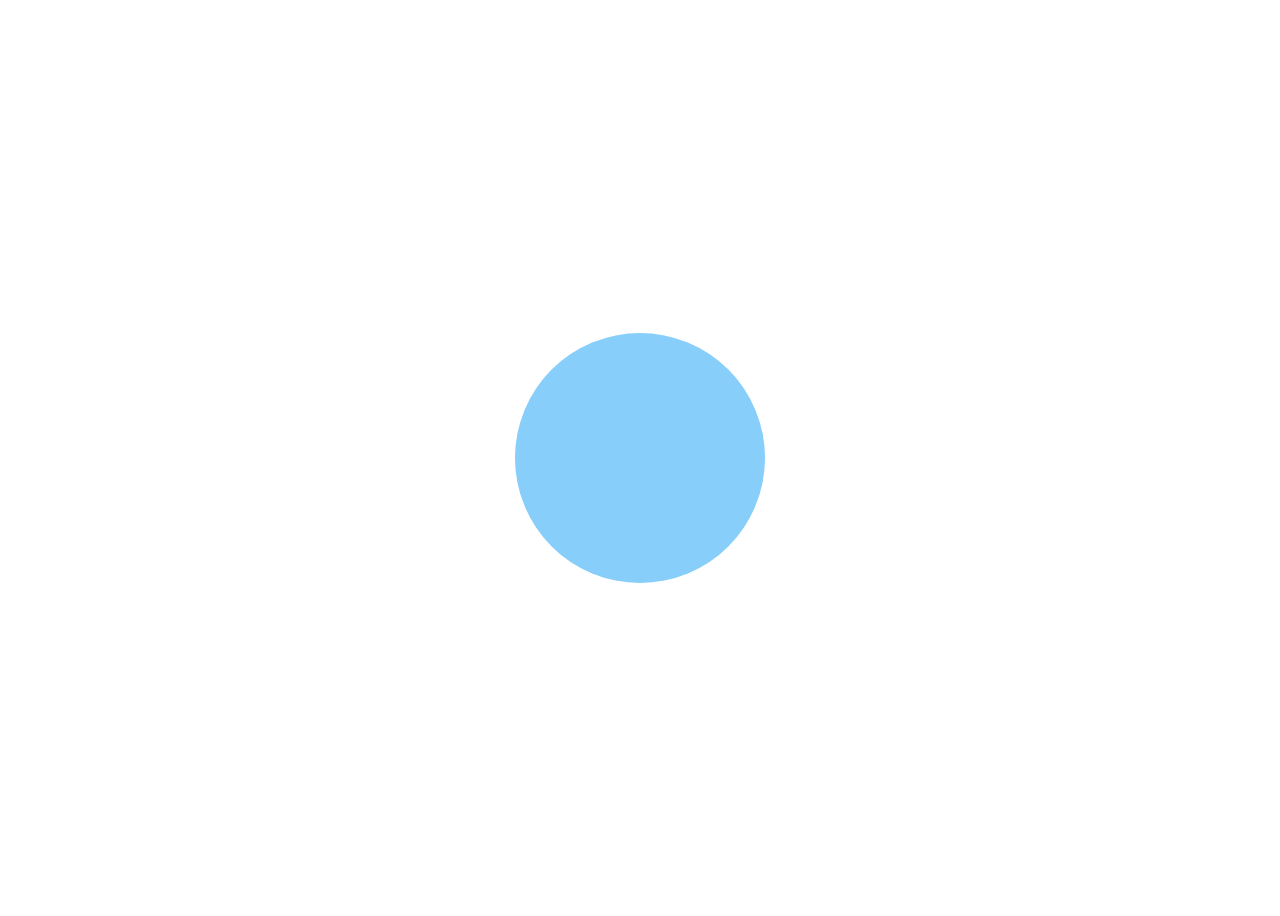
<file: day 04/classwork/index.html>
<!DOCTYPE html>
<html lang="en">
<head>
    <meta charset="UTF-8">
    <meta name="viewport" content="width=device-width, initial-scale=1.0">
    <title>Document</title>
    <link rel="stylesheet" href="style.css">
</head>
<body>

    <div>

    </div>
    
</body>
</html>
</file>
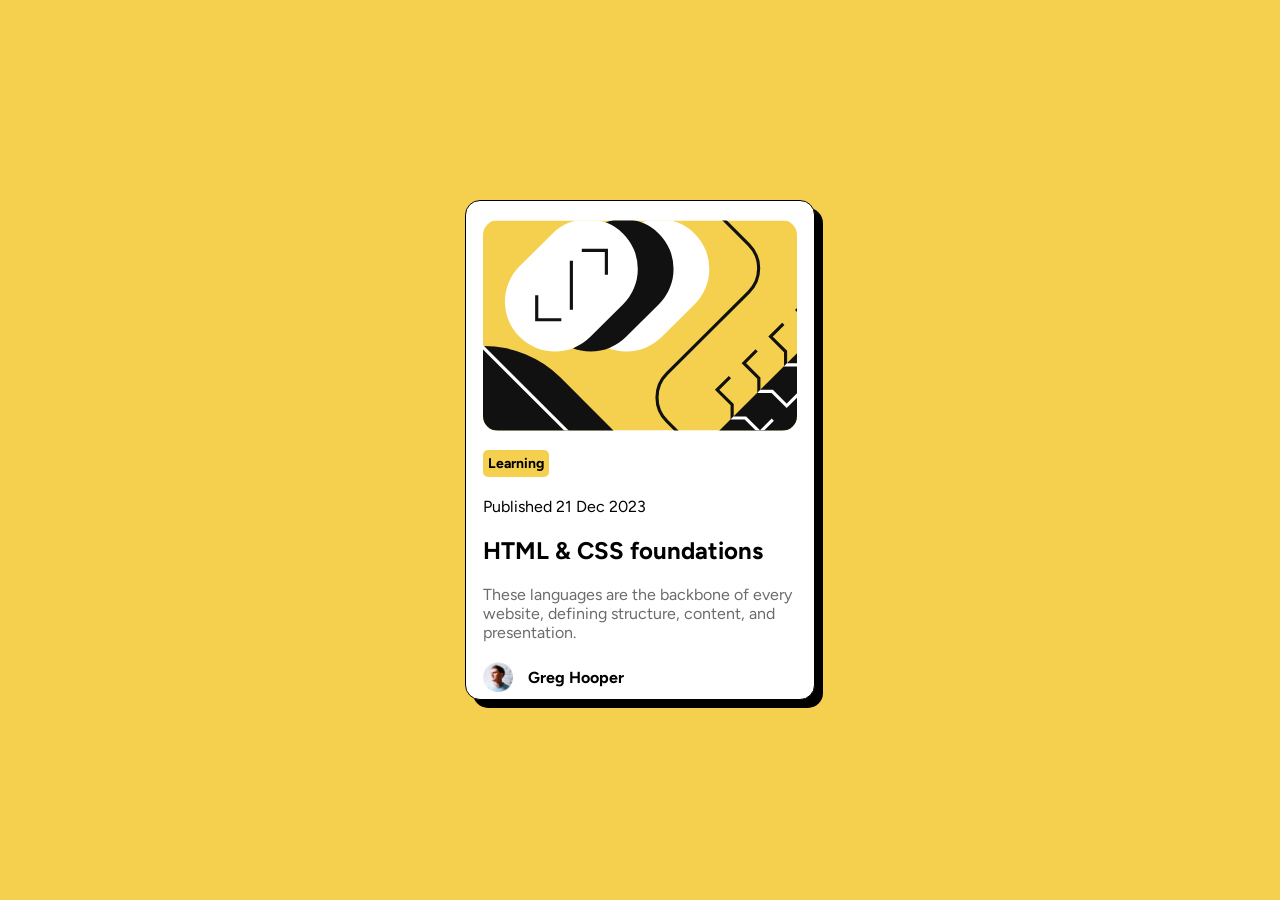
<file: day 00/homework/blog-preview-card-main/index.html>
<!DOCTYPE html>
<html lang="en">
<head>
  <meta charset="UTF-8">
  <meta name="viewport" content="width=device-width, initial-scale=1.0"> 

  <link rel="icon" type="image/png" sizes="32x32" href="./assets/images/favicon-32x32.png">
  <link rel="stylesheet" href="style.css">
  
  <title>Frontend Mentor | Blog preview card</title>


</head>
<body>

  <!-- 

  
 

 

   -->
  <div id="container">
    <div id="main">
      <div id="img">
<img src="./assets/images/illustration-article.svg" alt="">
      </div>
      
      
        <div id="texts">
        <div id="pp"><p id="p">Learning</p></div>
        <p>Published 21 Dec 2023</p>

          <h2>  HTML & CSS foundations </h2>
          <p id="black"> These languages are the backbone of every website, defining structure, content, and presentation.</p>

          <div id="greg">
            <img src="./assets/images/image-avatar.webp" alt="">
            <p>Greg Hooper</p> 

          </div>

        </div>

      

    </div>

  </div>
 
</body>
</html>
</file>
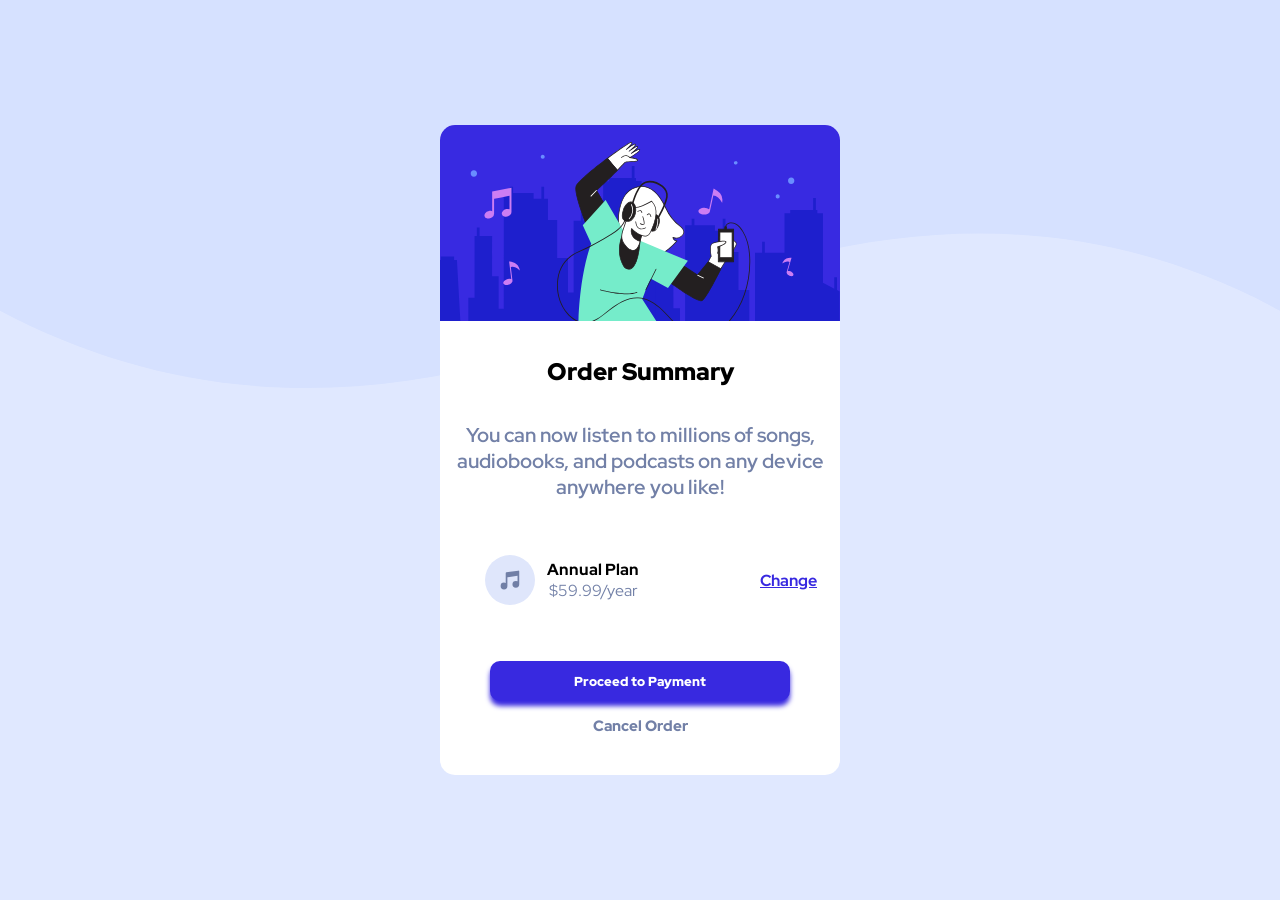
<file: day 01/homework/order-summary-component-main/index.html>
<!DOCTYPE html>
<html lang="en">
<head>
<meta charset="UTF-8">
<meta name="viewport" content="width=device-width, initial-scale=1.0"> 

<link rel="icon" type="image/png" sizes="32x32" href="./images/favicon-32x32.png">
<link rel="stylesheet" href="style.css">

<title>Frontend Mentor | Order summary card</title>
</head>

<body>

<div id="container">

  <div id="main">

    <img src="./images/illustration-hero.svg" alt="" id="img">

    <div id="inner">

      <div id="texts">
        <h2>Order Summary</h2>
        <p id="ppp">
          You can now listen to millions of songs, audiobooks, and podcasts on any device anywhere you like!
        </p>
      </div>

     
      <div id="plan">

        <div id="logo">
          <img src="./images/icon-music.svg" alt="">
          <div>
            <p id="p2">Annual Plan</p>
            <p id="p3">$59.99/year</p>
          </div>
        </div>

        <a href="#">Change</a>

      </div>

      <div id="btn">
        <button>Proceed to Payment</button>
        <p>Cancel Order</p>
      </div>

    </div>

  </div>

</div>

</body>
</file>
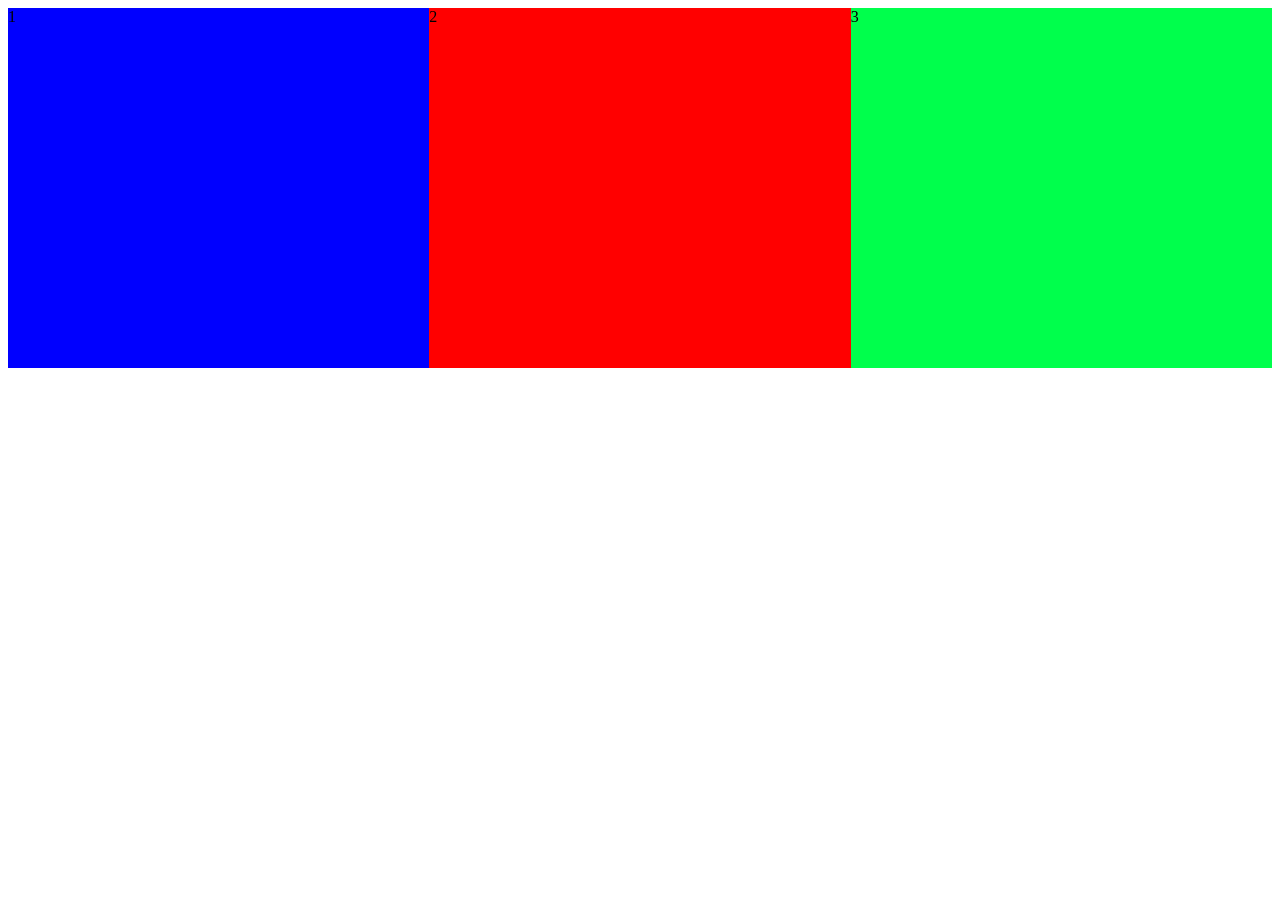
<file: day 02/classwork/meore/index.html>
<!DOCTYPE html>
<html lang="en">
<head>
    <meta charset="UTF-8">
    <meta name="viewport" content="width=device-width, initial-scale=1.0">
    <title>Document</title>
    <link rel="stylesheet" href="style.css">
</head>
<body>
    <div id="container">
    <div id="pirveli">1</div>
    <div id="meore">2</div>
    <div id="mesame">3</div>

    </div>
   
    
</body>
</html>
</file>
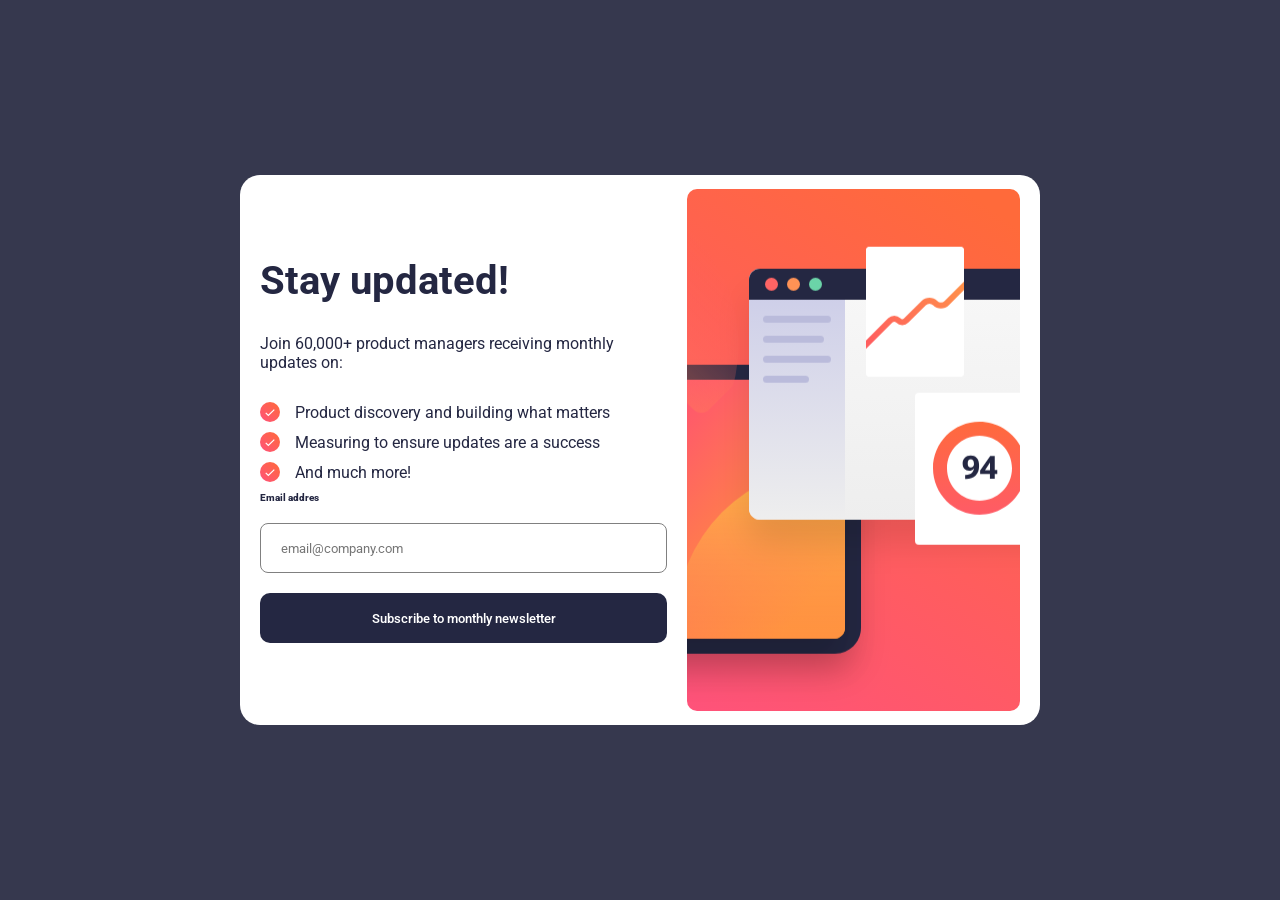
<file: day 02/homework/newsletter-sign-up-with-success-message-main/index.html>
<!DOCTYPE html>
<html lang="en">

<head>
  <meta charset="UTF-8">
  <meta name="viewport" content="width=device-width, initial-scale=1.0">
  <!-- displays site properly based on user's device -->

  <link rel="icon" type="image/png" sizes="32x32" href="./assets/images/favicon-32x32.png">

  <title>Frontend Mentor | Newsletter sign-up form with success message</title>
  <link rel="stylesheet" href="style.css">

</head>

<body>


  <!-- 
  
  
  
 
 
 Email address
 Subscribe to monthly newsletter
  

  

   -->

  <div id="container">
    <div id="main">
      <div id="inner">
        <div id="text">
          <h1>Stay updated!</h1>
          <p>Join 60,000+ product managers receiving monthly updates on:</p>
          <div id="main2">
            <div class="succes">
              <img src="./assets/images/icon-success.svg" alt="">
              <p>Product discovery and building what matters</p>
            </div>
            <div class="succes">
              <img src="./assets/images/icon-success.svg" alt="">
              <p>Measuring to ensure updates are a success</p>
            </div>
            <div class="succes">
              <img src="./assets/images/icon-success.svg" alt="">
              <p>And much more!</p>

            </div>
            <form>
              <label>Email addres</label>
              <input type="email" placeholder="email@company.com">
              <button>Subscribe to monthly newsletter</button>

            </form>

          </div>
            



        </div>
        <div id="img">

        </div>

      </div>

    </div>

  </div>





</body>

</html>
</file>
<file: day 04/classwork/style.css>
body{
    height: 100vh;
    display: flex;
    align-items: center;
    justify-content: center;
}

div{
   
    width: 250px;
    height: 250px;
    border-radius: 50%;
    background-color: lightskyblue;
    animation: myanimation 10s infinite alternate;
}




@keyframes myanimation{

    0%{
        transform: translate(0px);
    }

    25%{
        transform: translate(100px,50px);
    }

    50%{
        transform: translate(240px,0px);
    }

    75%{
        transform: translate(360px,-80px);
    }

    100%{
        transform: translate(600px,100px);
    }






}
</file>
<file: day 00/homework/blog-preview-card-main/style.css>
@import url('https://fonts.googleapis.com/css2?family=Figtree:ital,wght@0,300..900;1,300..900&display=swap');


*{
    margin: 0;
    padding: 0;
    box-sizing: border-box;
    font-family: "Figtree", sans-serif;
}


#container{
    height: 100vh;
    background-color:hsl(47, 88%, 63%) ;
    display: flex;
    align-items: center;
    justify-content: center;
}



#img{

    display: flex;
    align-items: center;
    justify-content: center;
    width: 100%;
    height: 50%;
    overflow: hidden;

}

#img img{
    object-fit: cover;
    border-radius: 15px;
    width: 90%;
    height: 85%;
}


#main{

    width:350px ;
    height: 500px;
    background-color: white;
    border-radius: 15px;
    display: flex;
    flex-direction: column;
    align-items: center;
    border: 1px solid  black;
    box-shadow: 8px 8px 0px black  ;
    



}

#pp{
    display: flex;
    width: 20%;
    height: 30%;
    border-radius: 20px;
}
 #p{

    background-color:hsl(47, 88%, 63%);
    font-weight: 700;
    padding: 5px;
    border-radius: 5px;
    font-size: 14px;

 }




#greg{
    display: flex;
    align-items: center;
    width: 100%;
    height: 30%;
    gap: 15px;
}

#greg img{
    width: 30px;
}

#greg p{
    font-weight: 700;
}



#texts{
    width: 90%;
    display: flex;
    flex-direction: column;
    gap: 20px;
}

#black{
    color: hsl(0, 0%, 42%);
}
</file>
<file: day 01/homework/order-summary-component-main/style.css>
@import url('https://fonts.googleapis.com/css2?family=Red+Hat+Display:ital,wght@0,300..900;1,300..900&display=swap');

*{
    margin: 0;
    padding: 0;
    box-sizing: border-box;
    font-family: "Red Hat Display", sans-serif;

}


#container{ 
    height: 100vh;
    background-image: url(./images/pattern-background-desktop.svg);
    background-repeat: no-repeat;
    background-size: contain;
    background-color: hsl(225, 100%, 94%);
    display: flex;
    align-items: center;
    justify-content: center;
}

#main{
    width: 400px;
    height: 650px;
    background-color: white;
    overflow: hidden;
    border-radius: 15px;
    
    

}

#img{
    
    width: 100%;
    
}


#inner{
    height: 70%;
    text-align: center;
    display: flex;
    align-items: center;
    flex-direction: column;
    gap: 35px;

    
}


#texts{
    display: flex;
    align-items: center;
    flex-direction: column;
    gap: 35px;
    text-align: center;
}

#texts p{
    color: hsl(224, 23%, 55%);
    font-weight: 650;
    width: 95%;
    text-align: center;
    font-size: 20px; 
}



#inner h2{
    font-weight: 900;
    margin-top: 30px;
}



#plan{

  display: flex;
  align-items: center;
  height: 20%;
  width: 100%;
   
    
}

#plan img{
    width: 50px;
}

#logo{
    display: flex;
    align-items: center;
    width: 80%;
    padding-left: 45px;
    gap: 12px;
}

#p2{
    color: black;
    font-weight: 800 ;
}
#p3{
    color:  hsl(224, 23%, 55%);
}



a{
    color: hsl(245, 75%, 52%);
    font-weight: 750;
    padding-right: 10px;
}

a:hover{
    color: hsl(245, 41%, 53%);
    cursor: pointer;
}

#btn button{
    background-color: hsl(245, 75%, 52%);
    border: none;
    border-radius: 10px;
    width: 300px;
    height: 40px;
    color: white;
    font-weight: 900;
    box-shadow: 0 5px 5px hsl(245, 75%, 52%);
}

#btn button:hover{
    background-color: hsl(245, 41%, 53%);
    cursor: pointer;                                  
}

#btn{
    display: flex;
    align-items: center;
    flex-direction: column;
    gap: 15px;


}

#btn p{
    color:  hsl(224, 23%, 55%);
    font-weight: 850;
    font-size: 15px;
}

#btn p:hover{
    color: hsl(245, 33%, 56%);
    cursor: pointer;
}
</file>
<file: day 02/classwork/meore/style.css>
#container{
    height: 100vh;
    display: flex;
    
    

}

#pirveli{
    background-color: blue;
    width: 40%;
    height:40%;
}


#meore{
    background-color: rgb(255, 0, 0);
    width: 40%;
    height:40%;
}

#mesame{
    background-color: rgb(0, 255, 76);
    width: 40%;
    height:40%;
}

@media(max-width: 480px){
    #container{
        flex-direction: column;
    }
}
</file>
<file: day 02/homework/newsletter-sign-up-with-success-message-main/style.css>
@import url('https://fonts.googleapis.com/css2?family=Roboto:ital,wght@0,100..900;1,100..900&display=swap');
*{
    margin: 0;
    padding: 0;
    box-sizing: border-box;
    font-family: "Roboto", sans-serif;
}

#container{
    height: 100vh;
    background-color: hsl(235, 18%, 26%);
    display: flex;
    align-items: center;
    justify-content: center;

}

#main{
    width: 800px;
    height: 550px;
    background-color: white;
    display: flex;
    flex-direction: column;
    border-radius: 20px;
    align-items: center;
    justify-content: center;
}

#inner{
    display: flex;
    width: 95%;
    height: 95%;
    gap: 20px;
}

#text{
    display: flex;
    flex-direction: column;
    justify-content: center;
    width: 55%;
    height: 100%;
    gap: 30px;
    
}

#text h1{
    font-size: 40px;
    color: hsl(234, 29%, 20%);


}

#text p{
    color: hsl(234, 29%, 20%);
}

.succes{
    display: flex;
    align-items: center;
    gap: 15px;
}

#main2 img{
    width: 20px;
}

#main2{
    display: flex;
    flex-direction: column;
    gap: 10px;
}



#img{
    width: 45%;
    height: 100%;
    background-image: url(./assets/images/illustration-sign-up-desktop.svg);
    background-position: right;
    border-radius: 10px;
}



form{
    display: flex;
    flex-direction: column;
    gap: 20px;
   
}

input{
     height: 50px;
     border: 1px solid gray;
     border-radius: 8px;
     padding-left: 20px ;
}

label{
    font-size: 10px;
    color: hsl(234, 29%, 20%);
    font-weight: 800;
}

button{
    width: 100%;
    border: none;
    background-color: hsl(234, 29%, 20%);
    height: 50px;
    border-radius: 10px;
    color: white;
    font-weight: 550;
}

@media(max-width: 768px){
    #inner{
        flex-direction: column-reverse;
        align-items: center;
    }
    #main{
        width: 100%;
        height: 100%;
    }
    #img{
        background-image: url(./assets/images/illustration-sign-up-tablet.svg);
        background-repeat: no-repeat;
        width: 70%;
        height: 30;
    }
}

@media(max-width:435px){
    #img{
        background-image: url(./assets/images/illustration-sign-up-mobile.svg);
        width: 100%;
        height: 60%;
        background-size: cover;
    }

    #inner{
        width: 100%;
        height: 100%;
    }
    #text{
        width: 90%;
    }

}
</file>
